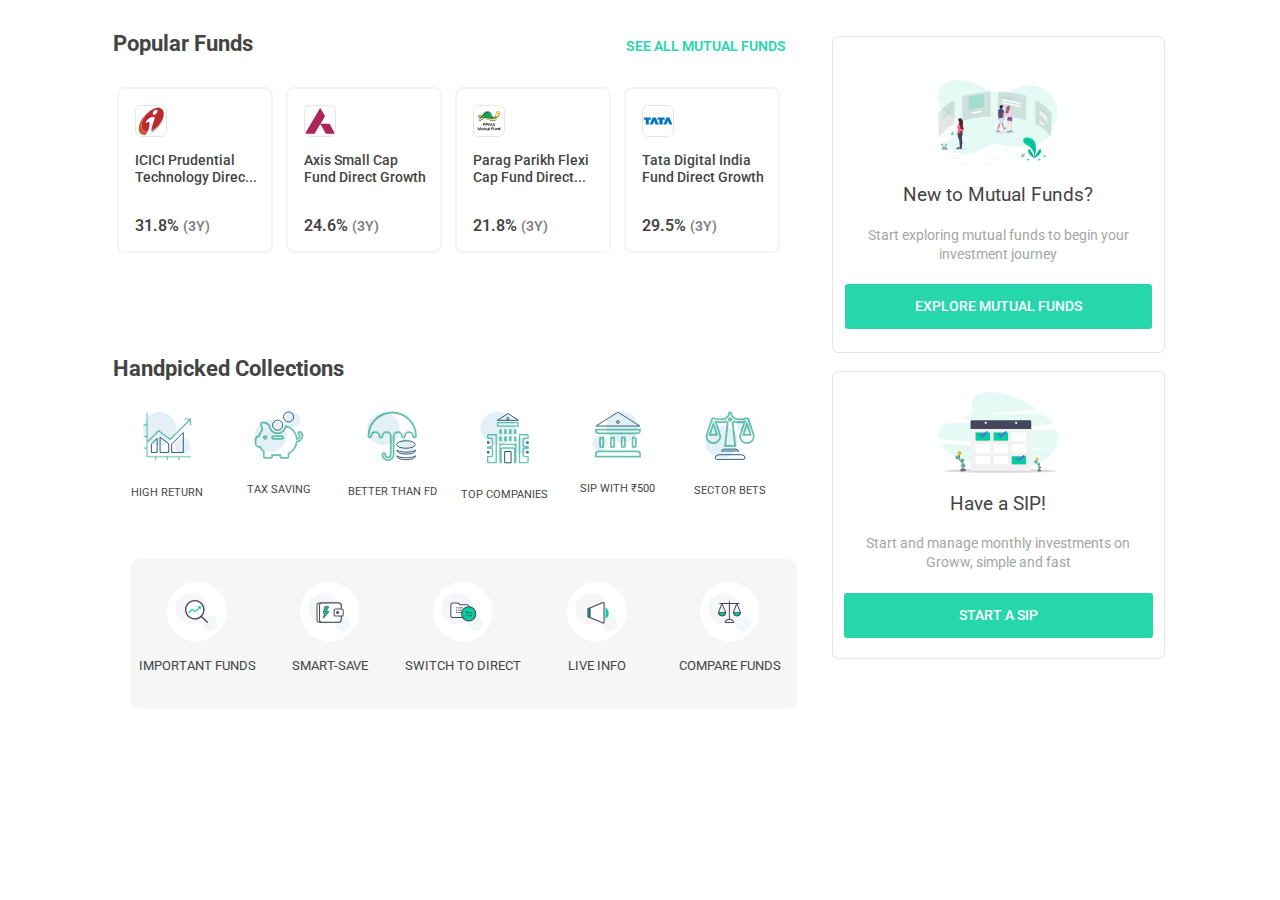
<file: inner/mutualFunds.html>
<!DOCTYPE html>
<html lang="en">
<head>
    
    <link rel="preconnect" href="https://fonts.gstatic.com">
    <link href="https://fonts.googleapis.com/css2?family=Roboto&display=swap" rel="stylesheet">

    <link rel="stylesheet" href="MF-styleSheet.css">
    
    <meta charset="UTF-8">
    <meta http-equiv="X-UA-Compatible" content="IE=edge">
    <meta name="viewport" content="width= , initial-scale=1.0">
    <title> Mutual Funds </title>
</head>
<body class = "">

    <div id='icon-headers'>
        <p> Popular Funds </p>
        <a href="MF_all.html"> SEE ALL MUTUAL FUNDS </a>
    </div>

    <div class="mutual-funds-in">
        <div class="mutual-funds-gridL">
             <!--------------------------------- Small cards with icons--------------------------------- -->

            <div class="mutual-funds-icon-cards">
                <img src="images/icici icon.svg" >
                <p> ICICI Prudential Technology Direc...</p>
                <p> 31.8% <span>(3Y)</span></p>
            </div>

            <div class="mutual-funds-icon-cards">
                <img src="images/axis icon.svg" alt="">
                <p> Axis Small Cap Fund Direct Growth </p>
                <p> 24.6% <span>(3Y)</span></p>
            </div>

            <div class="mutual-funds-icon-cards">
                <img src="images/parag icon.svg" alt="">
                <p> Parag Parikh Flexi Cap Fund Direct... </p>
                <p> 21.8% <span>(3Y)</span></p>
            </div>

            <div class="mutual-funds-icon-cards">
                <img src="images/tata icon.svg" alt="">
                <p> Tata Digital India Fund Direct Growth </p>
                <p> 29.5% <span>(3Y)</span></p>
            </div>
        </div>
        <div class="mutual-funds-gridR">
            <img src="images/mutualFunds.svg" id = "MF-img">
            <p> New to Mutual Funds? </p>
            <p> Start exploring mutual funds to begin your investment journey </p>
            <a href="MF_all.html"> EXPLORE MUTUAL FUNDS </a>
        </div>
    </div>
    <div id ="icon-headers" class = "icon-header-below">
        <p> Handpicked Collections </p>
    </div>
   <div class="mutual-funds-in">
        <div class="mutual-funds-gridL" id = "mf-below-icons">
            <div>
                <img src= "images/mf-icon-1.svg" id= "mf-icon-1">                <p> HIGH RETURN </p>
            </div>
            <div>
                <img src="images/mf-icon-2.svg" id= "mf-icon-2">
                <p> TAX SAVING </p>
            </div>
            <div>
                <img src="images/mf-icon-3.svg" id= "mf-icon-3">
                <p> BETTER THAN FD </p>
            </div>
            <div>
                <img src="images/mf-icon-4.svg" id= "mf-icon-4">
                <p> TOP COMPANIES </p>
            </div>
            <div>
                <img src="images/mf-icon-5.svg" id= "mf-icon-5">
                <p> SIP WITH ₹500 </p>
            </div>
            <div>
                <img src="images/mf-icon-6.svg" id= "mf-icon-6">
                <p> SECTOR BETS </p>
            </div>
        </div>

        <div class="mutual-funds-gridR" id = "mf-sip-card">
            <img src="images/sip-icon.svg" id = "SIPimg">
            <p> Have a SIP! </p>
            <p> Start and manage monthly investments on Groww, simple and fast </p>
            <a href="MF_all.html"> START A SIP </a>
        </div>
        <div class="m-f-nutshell">
            <div>
                <img src="images/mf-nutshell-1.svg" id = "nutshell-1-image"> 
                <p> IMPORTANT FUNDS </p>
            </div>
            <div>
                <img src="images/mf-nutshell-2.svg" id = "nutshell-2-image">
                <p> SMART-SAVE </p>
            </div>
            <div> 
                <img src="images/mf-nutshell-3.svg" id= "nutshell-3-image">
                <p> SWITCH TO DIRECT </p>
            </div>
            <div>
                <img src="images/mf-nutshell-4.svg" id= "nutshell-4-image">
                <p> LIVE INFO </p>
            </div>
            <div>
                <img src="images/mf-nutshell-5.svg" id= "nutshell-5-image">
                <p> COMPARE FUNDS </p>
            </div>
        </div>
   </div>
   <div id = "footer-spacer-m-f"></div>


    
</body>
</html>

<script>

    var nutshell = document.querySelector('.m-f-nutshell');

    var img1 = document.querySelector('#nutshell-1-image')

    var body = document.querySelector('body');

    var MFimg = document.querySelector('#MF-img') 
    let icon1 = document.querySelector('#mf-icon-1')
    let icon2 = document.querySelector('#mf-icon-2')
    let icon3 = document.querySelector('#mf-icon-3')
    let icon4 = document.querySelector('#mf-icon-4')
    let icon5 = document.querySelector('#mf-icon-5')
    let icon6 = document.querySelector('#mf-icon-6')

    let nticon1 = document.querySelector('#nutshell-1-image');
    let nticon2 = document.querySelector('#nutshell-2-image');
    let nticon3 = document.querySelector('#nutshell-3-image');
    let nticon4 = document.querySelector('#nutshell-4-image');
    let nticon5 = document.querySelector('#nutshell-5-image');

    var SIPimg = document.querySelector('#SIPimg')

    if(body.classList == "dark"){ 
        MFimg.src = "images/MutualFunds-drk.svg";
        SIPimg.src = "images/SIP-drk.svg";
        icon1.src =  "images/mf-icon-1-drk.svg";
        icon2.src = "images/mf-icon-2-drk.svg";
        icon3.src = "images/mf-icon-3-drk.svg";
        icon4.src = "images/mf-icon-4-drk.svg";
        icon5.src = "images/mf-icon-5-drk.svg";
        icon6.src = "images/mf-icon-6-drk.svg";
 
        nticon1.src = "images/mf-nutshell-1-drk.svg";
        nticon2.src = "images/mf-nutshell-2-drk.svg";
        nticon3.src = "images/mf-nutshell-3-drk.svg";
        nticon4.src = "images/mf-nutshell-4-drk.svg";
        nticon5.src = "images/mf-nutshell-5-drk.svg";

    }
</script>
</file>
<file: inner/MF-styleSheet.css>
body{
    font-family: 'Roboto', sans-serif;
    --background: #fff;
    --color-font: rgb(68,68,68);
    --card-bg: rgb(246,246,247);
    background-color: var(--background);
}

body.dark{
    --background:rgb(0, 0, 0);
    --color-font: #fff;
    --card-bg:rgb(29,29,29);
}

#icon-headers {
    display: flex;
    max-width: 66.6% ;
}

#icon-headers p{
    margin-right: 50%;
    margin-left: 12.5%;
    font-size: 1.4rem;
    font-weight: 690;
    color: var(--color-font)
}

#icon-headers a{
    color: rgb(38,215,171);
    font-weight: 600;
    font-size: 0.9rem;
    margin-top: 30px;
    margin-left: -48px;
    text-decoration: none;
}

#icon-headers:hover a{
    text-decoration: underline;
}

.mutual-funds-in {
    width: 83%;
    margin: auto;
    margin-top: 7px;
    display: grid;
    grid-gap: 50px;
    grid-template-columns: 2fr 1fr;
    /* display: flex; */
    font-size: 0.9rem;
    color: var(--color-font);
}

.mutual-funds-gridL {
    display: grid;
    grid-template-columns: 1fr 1fr 1fr 1fr;
    grid-gap: 1.5%;
}

.mutual-funds-icon-cards{
    display: flex;
    flex-direction: column;
    margin: 1%;
    padding-left: 10%;
    padding-top: 10%;
    padding-right: -20px;
    border: solid 2px rgba(212, 212, 212, 0.246) ;
    border-radius:5%;
    margin-bottom: 100px;
    transition: 0.1s linear;
}

.mutual-funds-icon-cards > img{
    width: 30px;
    border: 1px solid rgba(192, 192, 192, 0.418);  
    border-radius: 20%;
}

.mutual-funds-icon-cards p{
    max-width: 90%;
    font-weight: 500;
}

.mutual-funds-icon-cards p + p{
    font-size: 1rem;
    font-weight: 600;
}

.mutual-funds-icon-cards p + p span{
    font-size: 0.9rem;
    color: grey;
}

.mutual-funds-icon-cards:hover{
    transform: scale(1.01);
}

.mutual-funds-gridR {
    display: flex;
    flex-direction: column;
    justify-content: center;
    align-items: center;
    border: 1px solid rgba(192, 192, 192, 0.418);  
    margin-top: -50px;
    border-radius: 2%;
    text-align: center;
    color: var(--color-font)
}

.mutual-funds-gridR > img {
    width:120px;
    margin-top:-40px;
}

.mutual-funds-gridR p{
    font-size: 1.2rem;
}

.mutual-funds-gridR p + p{
    font-size: 0.9rem;
    margin: 0px 10%;
    line-height: 1.2rem;
    color: rgb(165, 165, 165);
}

.mutual-funds-gridR a {
    text-decoration: none;
    padding: 14px 70px;
    margin:20px 0px;
    margin-bottom: -60px;
    border-radius: 3px;
    background-color: rgb(38,215,171);
    color: var(--background);
    font-weight: 500;
}

.mutual-funds-gridR a:hover{
    opacity: 0.8;
}

.icon-header-below {
    margin-top: -20px;
}

#mf-below-icons {
    grid-template-columns: 1fr 1fr 1fr 1fr 1fr 1fr;
    font-size: 0.7rem;
    text-align: center;
}

#mf-below-icons img{
   width:50px;
   margin-bottom:10px;
}

#mf-sip-card {
    margin-top: -40px;
}

#mf-sip-card img {
    margin-top: 20px
}

#mf-sip-card {
    padding-bottom: 80px;
}

#mf-sip-card a {
    padding: 14px 115px;
}

.m-f-nutshell {
    display: grid;
    grid-template-columns: repeat(5,1fr);
    background-color: var(--card-bg);
    width: 100%;
    margin-top: -150px;
    margin-left: 15px;
    font-size: 0.8rem;
    text-align: center;
    justify-content: center;
    align-items: center;
    border-radius: 10px;
}

.m-f-nutshell img {
    width:60px;
}

.m-f-nutshell div:hover{
     color: rgb(38,215,171);
}

#footer-spacer-m-f {
    margin-top: 50px;
}
</file>
